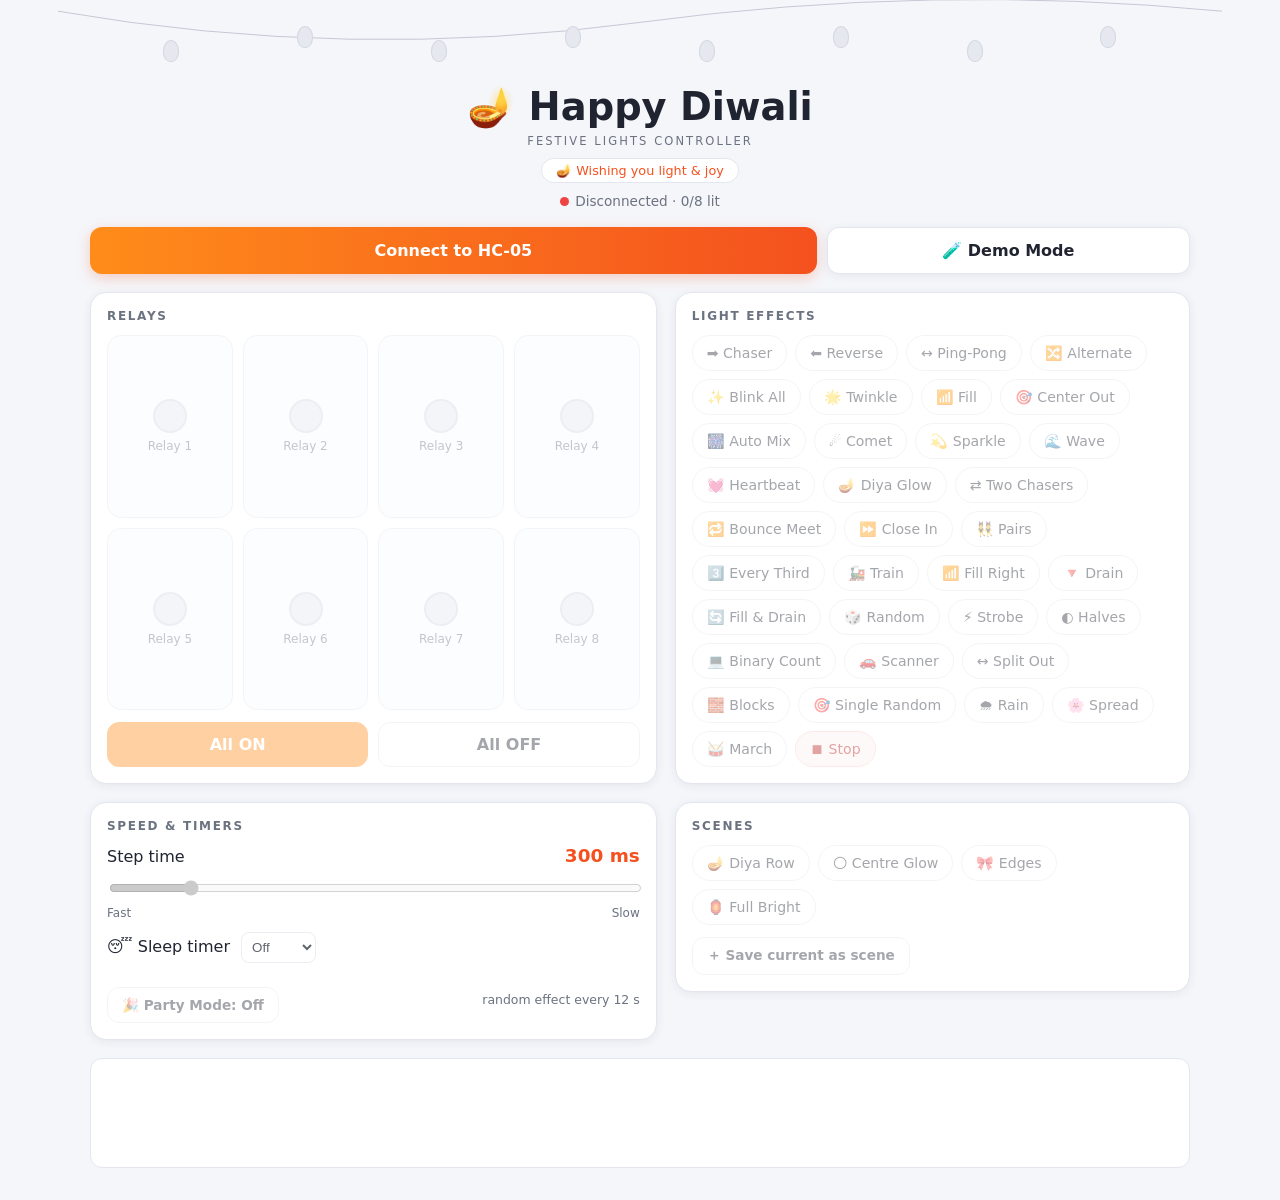
<file: index.html>
<!DOCTYPE html>
<html lang="en">
<head>
<meta charset="UTF-8">
<meta name="viewport" content="width=device-width, initial-scale=1">
<title>Diwali Lights Controller</title>
<link rel="stylesheet" href="style.css">
</head>
<body>
<div class="wrap">
  <div class="string">
    <svg viewBox="0 0 100 30" preserveAspectRatio="none"><path d="M0 4 Q25 22 50 8 T100 4" fill="none" stroke="#c9a24a" stroke-width=".8" vector-effect="non-scaling-stroke"/></svg>
    <div class="bulbs" id="hang"></div>
  </div>

  <header>
    <h1 id="greet">🪔 Happy Diwali</h1>
    <div class="sub">Festive Lights Controller</div>
    <div class="count" id="count"></div>
    <div class="status"><span class="dot" id="dot"></span><span id="statusText">Disconnected</span> · <span id="lit">0/8 lit</span></div>
  </header>

  <div class="layout">
    <div class="topbtns">
      <button class="connect" id="connectBtn">Connect to HC-05</button>
      <button class="ghost" id="demoBtn">🧪 Demo Mode</button>
    </div>

    <section class="panel p-relays">
      <h2>Relays</h2>
      <div class="tiles" id="tiles"></div>
      <div class="duo">
        <button id="allOn" disabled class="go">All ON</button>
        <button id="allOff" disabled>All OFF</button>
      </div>
    </section>

    <section class="panel p-effects">
      <h2>Light Effects</h2>
      <div class="chips" id="pats"></div>
    </section>

    <section class="panel p-scenes">
      <h2>Scenes</h2>
      <div class="chips" id="scenes"></div>
      <button class="ghost small" id="saveScene" disabled>＋ Save current as scene</button>
    </section>

    <section class="panel p-speed">
      <h2>Speed &amp; Timers</h2>
      <div class="speedhead"><span>Step time</span><b id="speedVal">300 ms</b></div>
      <input type="range" id="speed" min="100" max="1500" step="50" value="300" disabled>
      <div class="ends"><span>Fast</span><span>Slow</span></div>
      <div class="row">
        <label>😴 Sleep timer
          <select id="sleep" disabled>
            <option value="0">Off</option><option value="1">1 min</option>
            <option value="15">15 min</option><option value="30">30 min</option><option value="60">60 min</option>
          </select>
        </label>
        <span id="sleepLeft" class="muted"></span>
      </div>
      <div class="row">
        <button class="ghost small" id="party" disabled>🎉 Party Mode: Off</button>
        <span class="muted">random effect every 12 s</span>
      </div>
    </section>

    <div id="log"></div>
  </div>
</div>
<script src="script.js"></script>
</body>
</html>
</file>
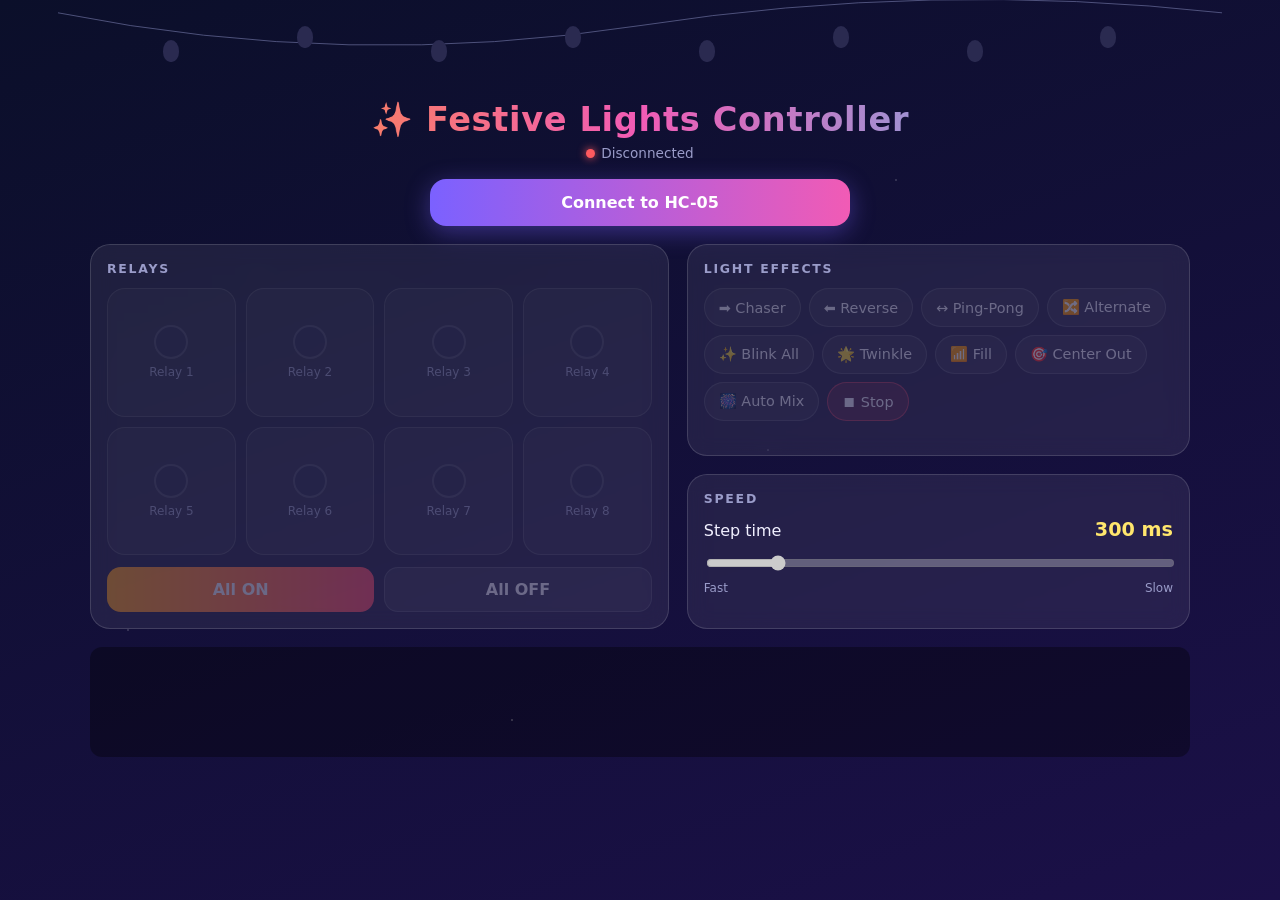
<file: dashboard_relay8.html>
<!DOCTYPE html>
<html lang="en">
<head>
<meta charset="UTF-8">
<meta name="viewport" content="width=device-width, initial-scale=1">
<title>Festive Lights Controller</title>
<style>
  :root {
    --bg1:#0b0f2a; --bg2:#1b1048; --glass:rgba(255,255,255,.07); --line:rgba(255,255,255,.14);
    --text:#f1f0ff; --muted:#9a9cc9;
    --c1:#ff4d6d; --c2:#ff9f1c; --c3:#ffe66d; --c4:#2ec4b6; --c5:#4cc9f0; --c6:#7b61ff; --c7:#f15bb5; --c8:#80ed99;
  }
  * { box-sizing:border-box; -webkit-tap-highlight-color:transparent; }
  body { margin:0; min-height:100vh; font-family:"Segoe UI",system-ui,sans-serif; color:var(--text);
         background:linear-gradient(160deg,var(--bg1),var(--bg2)); padding:0 16px 32px; }
  body:before { content:""; position:fixed; inset:0; pointer-events:none; opacity:.5;
    background-image:radial-gradient(1.5px 1.5px at 20% 30%,#fff,transparent),radial-gradient(1px 1px at 70% 20%,#fff,transparent),
    radial-gradient(1.5px 1.5px at 40% 80%,#fff,transparent),radial-gradient(1px 1px at 85% 65%,#fff,transparent),
    radial-gradient(1px 1px at 10% 70%,#fff,transparent),radial-gradient(1.5px 1.5px at 60% 50%,#fff,transparent); }
  .wrap { position:relative; max-width:620px; margin:0 auto; }

  /* hanging string of lights */
  .string { position:relative; height:84px; margin:0 -16px; }
  .string svg { position:absolute; inset:0; width:100%; height:100%; }
  .bulbs { position:absolute; inset:0; display:flex; justify-content:space-around; padding:0 4%; }
  .hb { width:16px; height:22px; border-radius:50% 50% 45% 45%; margin-top:26px; background:#2a2a50;
        transition:.25s; position:relative; }
  .hb:nth-child(odd){ margin-top:40px; }
  .hb.on { background:var(--c); box-shadow:0 0 12px 4px var(--c),0 0 28px 8px var(--c); }

  header { text-align:center; margin:4px 0 18px; }
  h1 { margin:0; font-size:1.7rem; font-weight:700; letter-spacing:.02em;
       background:linear-gradient(90deg,var(--c2),var(--c7),var(--c5)); -webkit-background-clip:text; background-clip:text; color:transparent; }
  .status { margin-top:6px; font-size:.85rem; color:var(--muted); }
  .dot { display:inline-block; width:9px; height:9px; border-radius:50%; background:#ff5a5f; margin-right:6px; box-shadow:0 0 8px #ff5a5f; }
  .dot.on { background:#4ade80; box-shadow:0 0 8px #4ade80; }

  button { font:inherit; color:inherit; cursor:pointer; border:0; }
  button:disabled { opacity:.35; cursor:not-allowed; }
  .panel { background:var(--glass); border:1px solid var(--line); border-radius:20px; padding:16px; margin-bottom:16px;
           backdrop-filter:blur(10px); -webkit-backdrop-filter:blur(10px); }
  .panel h2 { margin:0 0 12px; font-size:.78rem; font-weight:600; letter-spacing:.14em; text-transform:uppercase; color:var(--muted); }

  .connect { width:100%; padding:14px; border-radius:16px; font-weight:600; font-size:1rem; color:#fff;
             background:linear-gradient(90deg,var(--c6),var(--c7)); box-shadow:0 6px 24px rgba(123,97,255,.4); margin-bottom:16px; }
  .connect.live { background:linear-gradient(90deg,#334155,#475569); box-shadow:none; }

  /* relay tiles */
  .tiles { display:grid; grid-template-columns:repeat(4,1fr); gap:10px; }
  .tile { aspect-ratio:1; border-radius:18px; background:rgba(255,255,255,.05); border:1px solid var(--line);
          display:flex; flex-direction:column; align-items:center; justify-content:center; gap:6px; transition:.2s; }
  .tile .lamp { width:34px; height:34px; border-radius:50%; background:#2a2a50; border:2px solid rgba(255,255,255,.15); transition:.2s; }
  .tile span { font-size:.75rem; color:var(--muted); }
  .tile.on { background:rgba(255,255,255,.1); border-color:var(--c); }
  .tile.on .lamp { background:var(--c); border-color:#fff; box-shadow:0 0 14px 3px var(--c),0 0 32px 8px var(--c); }
  .tile.on span { color:#fff; }
  .tile:active:not(:disabled) { transform:scale(.94); }

  .duo { display:grid; grid-template-columns:1fr 1fr; gap:10px; margin-top:12px; }
  .duo button { padding:12px; border-radius:14px; background:rgba(255,255,255,.08); border:1px solid var(--line); font-weight:600; }
  .duo button.go { background:linear-gradient(90deg,var(--c2),var(--c1)); border:0; }

  /* effects */
  .chips { display:flex; flex-wrap:wrap; gap:8px; }
  .chip { padding:10px 14px; border-radius:999px; background:rgba(255,255,255,.07); border:1px solid var(--line); font-size:.9rem; transition:.2s; }
  .chip.active { background:linear-gradient(90deg,var(--c5),var(--c6)); border-color:transparent; box-shadow:0 0 16px rgba(76,201,240,.5); font-weight:600; }
  .chip.stop { background:rgba(255,77,109,.18); border-color:rgba(255,77,109,.5); }

  /* speed */
  .speedhead { display:flex; justify-content:space-between; align-items:baseline; margin-bottom:6px; }
  .speedhead b { font-size:1.2rem; color:var(--c3); }
  input[type=range] { width:100%; accent-color:var(--c2); height:28px; }
  .ends { display:flex; justify-content:space-between; font-size:.75rem; color:var(--muted); }

  #log { background:rgba(0,0,0,.35); border-radius:12px; padding:10px; height:80px; overflow:auto;
         font:11px/1.4 ui-monospace,monospace; color:#a5f3fc; white-space:pre-wrap; }

  /* ---------- Laptop / desktop: landscape two-column layout ---------- */
  @media (min-width: 900px) {
    body { padding:0 32px 32px; }
    .wrap { max-width:1100px; }
    .string { margin:0 -32px; height:96px; }
    .layout { display:grid; grid-template-columns:1.15fr 1fr; gap:18px;
              grid-template-areas:"connect connect" "relays effects" "relays speed" "log log"; }
    .layout .connect { grid-area:connect; margin-bottom:0; max-width:420px; justify-self:center; width:100%; }
    .layout .panel { margin-bottom:0; }
    .p-relays { grid-area:relays; display:flex; flex-direction:column; }
    .p-relays .tiles { flex:1; align-content:center; }
    .p-effects { grid-area:effects; }
    .p-speed { grid-area:speed; }
    #log { grid-area:log; height:110px; }
    h1 { font-size:2.1rem; }
  }
</style>
</head>
<body>
<div class="wrap">
  <div class="string">
    <svg viewBox="0 0 100 30" preserveAspectRatio="none"><path d="M0 4 Q25 22 50 8 T100 4" fill="none" stroke="#6b6f9c" stroke-width=".7" vector-effect="non-scaling-stroke"/></svg>
    <div class="bulbs" id="hang"></div>
  </div>

  <header>
    <h1>✨ Festive Lights Controller</h1>
    <div class="status"><span class="dot" id="dot"></span><span id="statusText">Disconnected</span></div>
  </header>

  <div class="layout">
  <button class="connect" id="connectBtn">Connect to HC-05</button>

  <section class="panel p-relays">
    <h2>Relays</h2>
    <div class="tiles" id="tiles"></div>
    <div class="duo">
      <button id="allOn" disabled class="go">All ON</button>
      <button id="allOff" disabled>All OFF</button>
    </div>
  </section>

  <section class="panel p-effects">
    <h2>Light Effects</h2>
    <div class="chips" id="pats"></div>
  </section>

  <section class="panel p-speed">
    <h2>Speed</h2>
    <div class="speedhead"><span>Step time</span><b id="speedVal">300 ms</b></div>
    <input type="range" id="speed" min="100" max="1500" step="50" value="300" disabled>
    <div class="ends"><span>Fast</span><span>Slow</span></div>
  </section>

  <div id="log"></div>
  </div>
</div>

<script>
const BT_SPP_UUID = '00001101-0000-1000-8000-00805f9b34fb';
const COLORS = ['#ff4d6d','#ff9f1c','#ffe66d','#2ec4b6','#4cc9f0','#7b61ff','#f15bb5','#80ed99'];
const PATTERNS = [
  ['CHASER','➡️ Chaser'], ['REVERSE','⬅️ Reverse'], ['PINGPONG','↔️ Ping-Pong'],
  ['ALTERNATE','🔀 Alternate'], ['BLINKALL','✨ Blink All'], ['TWINKLE','🌟 Twinkle'],
  ['FILL','📶 Fill'], ['CENTER','🎯 Center Out'], ['AUTO','🎆 Auto Mix'], ['STOP','⏹ Stop']
];
const $ = id => document.getElementById(id);
let port, writer, reader, keepReading = false;

// build UI
const tiles = [], hangs = [];
COLORS.forEach((c, i) => {
  const h = document.createElement('div');
  h.className = 'hb'; h.style.setProperty('--c', c);
  $('hang').appendChild(h); hangs.push(h);

  const t = document.createElement('button');
  t.className = 'tile'; t.disabled = true; t.style.setProperty('--c', c);
  t.innerHTML = `<div class="lamp"></div><span>Relay ${i + 1}</span>`;
  t.addEventListener('click', () => send(`R${i + 1}:${t.classList.contains('on') ? 0 : 1}`));
  $('tiles').appendChild(t); tiles.push(t);
});
const chips = {};
PATTERNS.forEach(([key, label]) => {
  const b = document.createElement('button');
  b.className = 'chip' + (key === 'STOP' ? ' stop' : '');
  b.textContent = label; b.disabled = true;
  b.addEventListener('click', () => send('PAT:' + key));
  $('pats').appendChild(b); chips[key] = b;
});

function log(m) { $('log').textContent += m + '\n'; $('log').scrollTop = $('log').scrollHeight; }

function setConnected(c) {
  $('dot').classList.toggle('on', c);
  $('statusText').textContent = c ? 'Connected' : 'Disconnected';
  $('connectBtn').textContent = c ? 'Disconnect' : 'Connect to HC-05';
  $('connectBtn').classList.toggle('live', c);
  tiles.forEach(t => t.disabled = !c);
  Object.values(chips).forEach(b => b.disabled = !c);
  $('allOn').disabled = $('allOff').disabled = $('speed').disabled = !c;
  if (!c) { showBits('00000000'); showPattern('STOP'); }
}

function showBits(bits) {
  tiles.forEach((t, i) => {
    const on = bits[i] === '1';
    t.classList.toggle('on', on);
    hangs[i].classList.toggle('on', on);
  });
}
function showPattern(p) {
  Object.entries(chips).forEach(([k, b]) => b.classList.toggle('active', k === p && p !== 'STOP'));
}

async function send(cmd) {
  if (!writer) return;
  await writer.write(new TextEncoder().encode(cmd + '\n'));
  log('→ ' + cmd);
}

function handleLine(l) {
  if (!l) return;
  const b = l.match(/R=([01]{8})/);  if (b) showBits(b[1]);
  const p = l.match(/PAT=(\w+)/);    if (p) showPattern(p[1]);
  const s = l.match(/SPD=(\d+)/);    if (s) { $('speed').value = s[1]; $('speedVal').textContent = s[1] + ' ms'; }
  if (l.startsWith('STATUS')) log('← ' + l);
}

async function readLoop() {
  const dec = new TextDecoder(); let buf = '';
  while (port && port.readable && keepReading) {
    reader = port.readable.getReader();
    try {
      while (true) {
        const { value, done } = await reader.read();
        if (done) break;
        buf += dec.decode(value);
        let i;
        while ((i = buf.indexOf('\n')) >= 0) { handleLine(buf.slice(0, i).trim()); buf = buf.slice(i + 1); }
      }
    } catch (e) { log('Read error: ' + e.message); }
    finally { reader.releaseLock(); }
  }
}

async function connect() {
  try {
    const isAndroid = /Android/i.test(navigator.userAgent);
    port = isAndroid
      ? await navigator.serial.requestPort({ filters: [{ bluetoothServiceClassId: BT_SPP_UUID }] })
      : await navigator.serial.requestPort();
    await port.open({ baudRate: 9600 });
    writer = port.writable.getWriter();
    keepReading = true;
    setConnected(true); log('Connected');
    readLoop();
  } catch (e) { log('Connect failed: ' + e.message); port = null; }
}

async function disconnect() {
  keepReading = false;
  try { if (reader) await reader.cancel(); } catch {}
  try { if (writer) writer.releaseLock(); } catch {}
  try { if (port) await port.close(); } catch {}
  writer = reader = port = null;
  setConnected(false); log('Disconnected');
}

$('connectBtn').addEventListener('click', () => port ? disconnect() : connect());
$('allOn').addEventListener('click', () => send('ALL_ON'));
$('allOff').addEventListener('click', () => send('ALL_OFF'));
$('speed').addEventListener('input', e => $('speedVal').textContent = e.target.value + ' ms');
$('speed').addEventListener('change', e => send('SPEED:' + e.target.value));

if (!('serial' in navigator)) { log('Web Serial not supported. Use Chrome or Edge.'); $('connectBtn').disabled = true; }
setConnected(false);
</script>
</body>
</html>
</file>
<file: style.css>
:root {
  --bg: #f5f6fa;
  --card: #ffffff;
  --line: #e3e6ee;
  --text: #1f2430;
  --muted: #6b7280;
  --accent: #ff8c1a;
  --accent2: #f4511e;
  --off: #e6e8ef;
  --shadow: 0 2px 10px rgba(30, 40, 70, .07);
}

* {
  box-sizing: border-box;
  -webkit-tap-highlight-color: transparent;
}

body {
  margin: 0;
  min-height: 100vh;
  font-family: "Segoe UI", system-ui, sans-serif;
  color: var(--text);
  background: var(--bg);
  padding: 0 16px 32px;
}

.wrap {
  max-width: 640px;
  margin: 0 auto;
}

.string {
  position: relative;
  height: 84px;
  margin: 0 -16px;
}

.string svg {
  position: absolute;
  inset: 0;
  width: 100%;
  height: 100%;
}

.string path {
  stroke: #b8bdcc;
}

.bulbs {
  position: absolute;
  inset: 0;
  display: flex;
  justify-content: space-around;
  padding: 0 4%;
}

.hb {
  width: 16px;
  height: 22px;
  border-radius: 50% 50% 45% 45%;
  margin-top: 26px;
  background: var(--off);
  border: 1px solid #d3d7e2;
}

.hb:nth-child(odd) {
  margin-top: 40px;
}

.hb.on {
  background: var(--c);
  border-color: var(--c);
  box-shadow: 0 0 10px 3px var(--c);
}

header {
  text-align: center;
  margin: 0 0 18px;
}

h1 {
  margin: 0;
  font-size: 1.9rem;
  font-weight: 700;
  color: var(--text);
}

.sub {
  color: var(--muted);
  letter-spacing: .18em;
  font-size: .72rem;
  text-transform: uppercase;
  margin-top: 4px;
}

.count {
  margin: 10px auto 0;
  display: inline-block;
  padding: 4px 14px;
  border-radius: 99px;
  border: 1px solid var(--line);
  font-size: .8rem;
  color: var(--accent2);
  background: var(--card);
}

.status {
  margin-top: 10px;
  font-size: .85rem;
  color: var(--muted);
}

.dot {
  display: inline-block;
  width: 9px;
  height: 9px;
  border-radius: 50%;
  background: #ef4444;
  margin-right: 6px;
}

.dot.on {
  background: #22c55e;
}

button {
  font: inherit;
  color: inherit;
  cursor: pointer;
  border: 0;
}

button:disabled {
  opacity: .4;
  cursor: not-allowed;
}

.panel {
  background: var(--card);
  border: 1px solid var(--line);
  border-radius: 16px;
  padding: 16px;
  margin-bottom: 16px;
  box-shadow: var(--shadow);
}

.panel h2 {
  margin: 0 0 12px;
  font-size: .75rem;
  font-weight: 700;
  letter-spacing: .14em;
  text-transform: uppercase;
  color: var(--muted);
}

.topbtns {
  display: grid;
  grid-template-columns: 1fr;
  gap: 10px;
  margin-bottom: 16px;
}

.connect {
  padding: 14px;
  border-radius: 12px;
  font-weight: 700;
  font-size: 1rem;
  color: #fff;
  background: linear-gradient(90deg, var(--accent), var(--accent2));
  box-shadow: 0 4px 14px rgba(244, 81, 30, .25);
}

.connect.live {
  background: #374151;
  box-shadow: none;
}

.ghost {
  padding: 11px;
  border-radius: 12px;
  background: var(--card);
  border: 1px solid var(--line);
  font-weight: 600;
  box-shadow: var(--shadow);
}

.ghost.small {
  margin-top: 12px;
  padding: 9px 14px;
  font-size: .85rem;
  box-shadow: none;
}

.ghost.active {
  background: var(--accent);
  border-color: var(--accent);
  color: #fff;
}

.tiles {
  display: grid;
  grid-template-columns: repeat(4, 1fr);
  gap: 10px;
}

.tile {
  min-height: 84px;
  border-radius: 14px;
  background: #fafbfd;
  border: 1px solid var(--line);
  display: flex;
  flex-direction: column;
  align-items: center;
  justify-content: center;
  gap: 6px;
}

.tile .lamp {
  width: 34px;
  height: 34px;
  border-radius: 50%;
  background: var(--off);
  border: 2px solid #d3d7e2;
}

.tile span {
  font-size: .75rem;
  color: var(--muted);
}

.tile.on {
  background: #fff;
  border-color: var(--c);
}

.tile.on .lamp {
  background: var(--c);
  border-color: var(--c);
  box-shadow: 0 0 12px 3px var(--c);
}

.tile.on span {
  color: var(--text);
  font-weight: 600;
}

.tile:active:not(:disabled) {
  transform: scale(.96);
}

.duo {
  display: grid;
  grid-template-columns: 1fr 1fr;
  gap: 10px;
  margin-top: 12px;
}

.duo button {
  padding: 12px;
  border-radius: 12px;
  background: #fff;
  border: 1px solid var(--line);
  font-weight: 600;
}

.duo button.go {
  background: var(--accent);
  border-color: var(--accent);
  color: #fff;
}

.chips {
  display: flex;
  flex-wrap: wrap;
  gap: 8px;
}

.chip {
  padding: 9px 14px;
  border-radius: 999px;
  background: #fff;
  border: 1px solid var(--line);
  font-size: .88rem;
}

.chip:hover:not(:disabled) {
  border-color: var(--accent);
}

.chip.active {
  background: var(--accent);
  border-color: var(--accent);
  color: #fff;
  font-weight: 700;
}

.chip.stop {
  background: #fef2f2;
  border-color: #fecaca;
  color: #b91c1c;
}

.chip .x {
  margin-left: 8px;
  opacity: .5;
}

.speedhead {
  display: flex;
  justify-content: space-between;
  align-items: baseline;
  margin-bottom: 6px;
}

.speedhead b {
  font-size: 1.15rem;
  color: var(--accent2);
}

input[type=range] {
  width: 100%;
  accent-color: var(--accent);
  height: 28px;
}

.ends {
  display: flex;
  justify-content: space-between;
  font-size: .75rem;
  color: var(--muted);
}

.row {
  display: flex;
  align-items: center;
  justify-content: space-between;
  gap: 10px;
  margin-top: 12px;
  flex-wrap: wrap;
}

select {
  margin-left: 6px;
  background: #fff;
  color: var(--text);
  border: 1px solid var(--line);
  border-radius: 8px;
  padding: 6px;
}

.muted {
  color: var(--muted);
  font-size: .78rem;
}

#log {
  background: #fff;
  border: 1px solid var(--line);
  border-radius: 12px;
  padding: 10px;
  height: 80px;
  overflow: auto;
  font: 11px/1.4 ui-monospace, monospace;
  color: #374151;
  white-space: pre-wrap;
}

@media (min-width: 900px) {
  body {
    padding: 0 32px 32px;
  }

  .wrap {
    max-width: 1100px;
  }

  .string {
    margin: 0 -32px;
  }

  .layout {
    display: grid;
    grid-template-columns: 1.1fr 1fr;
    gap: 18px;
    grid-template-areas:
      "top top"
      "relays effects"
      "speed scenes"
      "log log";
  }

  .topbtns {
    grid-area: top;
    grid-template-columns: 2fr 1fr;
    margin: 0;
  }

  .layout .panel {
    margin-bottom: 0;
  }

  .p-relays {
    grid-area: relays;
    display: flex;
    flex-direction: column;
  }

  .p-relays .tiles {
    flex: 1;
    grid-auto-rows: 1fr;
  }

  .p-effects {
    grid-area: effects;
  }

  .p-scenes {
    grid-area: scenes;
    align-self: start;
  }

  .p-speed {
    grid-area: speed;
  }

  #log {
    grid-area: log;
    height: 110px;
  }

  h1 {
    font-size: 2.4rem;
  }
}
</file>
